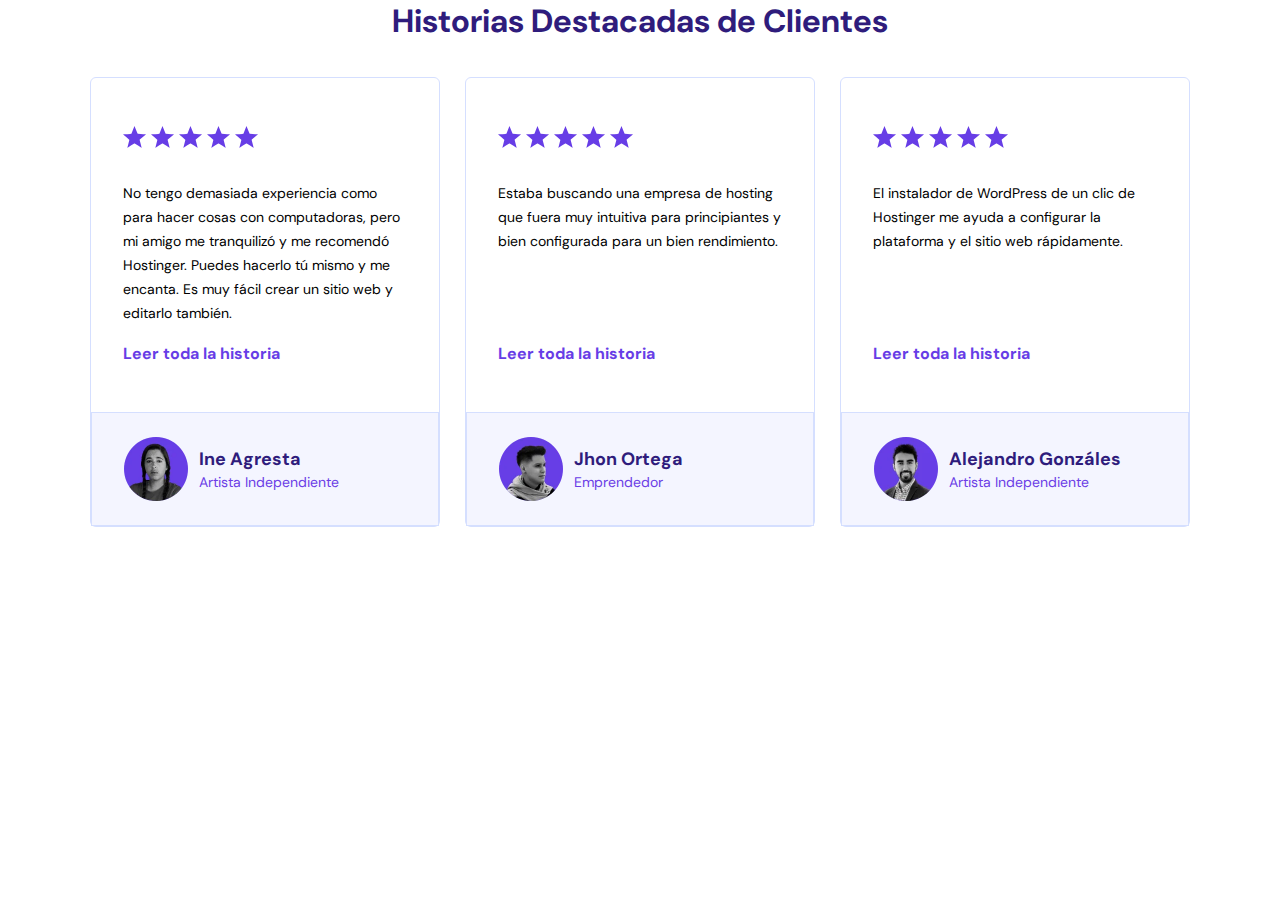
<file: clase-8/index.html>
<!DOCTYPE html>
<html lang="en">
<head>
    <meta charset="UTF-8">
    <meta name="viewport" content="width=device-width, initial-scale=1.0">
    <title>Tarea Clase-8</title>
    <link rel="stylesheet" href="./index.css">
</head>
<body>
    <h1>Historias Destacadas de Clientes</h1>
    <div class="cards">
        <!-- primer bloque -->
        <div class="review-card">
            <div class="historia">
                <div class="contenedor">
                    <div class="review-card-stars">
                        <img src="./assets/images/ic-star-primary.svg" alt="star1" width="24px" height="30">
                        <img src="./assets/images/ic-star-primary.svg" alt="star2" width="24px" height="30">
                        <img src="./assets/images/ic-star-primary.svg" alt="star3" width="24px" height="30">
                        <img src="./assets/images/ic-star-primary.svg" alt="star4" width="24px" height="30">
                        <img src="./assets/images/ic-star-primary.svg" alt="star5" width="24px" height="30">
                    </div>
                        <p>No tengo demasiada experiencia como para hacer cosas con computadoras, pero mi amigo me tranquilizó y me recomendó   Hostinger. Puedes hacerlo tú mismo y me encanta. Es muy fácil crear un sitio web y editarlo también.</p>
                </div>
                <a href="https://www.hostinger.es/blog/ine-agresta-lleva-su-negocio-a-internet-con-hostinger?_gl=1*lx7hg8*_gcl_au*MjI5NzU3MzQzLjE3MTU4MjExMDM.&_ga=2.142662204.883864050.1716061795-822109264.1711574329">Leer toda la historia</a>
            </div>
            <div class="review-card-bottom">
                <img src="./assets/images/ine-2x.png" alt="Ine" width="">
                <div class="info">
                    <h2>Ine Agresta</h2>
                    <span>Artista Independiente</span>
                </div>
            </div>  
        </div>

        <!-- segundo bloque -->
        <div class="review-card">
            <div class="historia">
                <div class="contenedor">
                    <div class="review-card-stars">
                        <img src="./assets/images/ic-star-primary.svg" alt="star1" width="24px" height="30">
                        <img src="./assets/images/ic-star-primary.svg" alt="star2" width="24px" height="30">
                        <img src="./assets/images/ic-star-primary.svg" alt="star3" width="24px" height="30">
                        <img src="./assets/images/ic-star-primary.svg" alt="star4" width="24px" height="30">
                        <img src="./assets/images/ic-star-primary.svg" alt="star5" width="24px" height="30">
                    </div>
                        <p>Estaba buscando una empresa de hosting que fuera muy intuitiva para principiantes y bien configurada para un bien rendimiento.</p>
                </div>
                <a href="https://www.hostinger.es/blog/como-jhon-hizo-crecer-su-negocio-de-minecraft-con-hostinger?_gl=1*7cjhmw*_gcl_au*MjI5NzU3MzQzLjE3MTU4MjExMDM.&_ga=2.197253670.883864050.1716061795-822109264.1711574329">Leer toda la historia</a>
            </div>
            <div class="review-card-bottom">
                <img src="./assets/images/jhon-2x.png" alt="Jhon" width="">
                <div class="info">
                    <h2>Jhon Ortega</h2>
                    <span>Emprendedor</span>
                </div>
            </div>  
        </div>
        <!-- tercer  bloque -->
        <div class="review-card">
            <div class="historia">
                <div>
                    <div class="review-card-stars">
                        <img src="./assets/images/ic-star-primary.svg" alt="star1" width="24px" height="30">
                        <img src="./assets/images/ic-star-primary.svg" alt="star2" width="24px" height="30">
                        <img src="./assets/images/ic-star-primary.svg" alt="star3" width="24px" height="30">
                        <img src="./assets/images/ic-star-primary.svg" alt="star4" width="24px" height="30">
                        <img src="./assets/images/ic-star-primary.svg" alt="star5" width="24px" height="30">
                    </div>
                    <p>El instalador de WordPress de un clic de Hostinger me ayuda a configurar la plataforma y el sitio web rápidamente.</p>
                </div>
                <a href="https://www.hostinger.es/blog/alejandro-redujo-sus-costes-con-hostinger?_gl=1*165s54a*_gcl_au*MjI5NzU3MzQzLjE3MTU4MjExMDM.&_ga=2.205583642.883864050.1716061795-822109264.1711574329">Leer toda la historia</a>
            </div>
            <div class="review-card-bottom">
                <img src="./assets/images/alejandro-2x.png" alt="Alejandro" width="">
                <div class="info">
                    <h2>Alejandro Gonzáles</h2>
                    <span>Artista Independiente</span>
                </div>
            </div>  
        </div>
    </div>
</body>

</html>
</file>
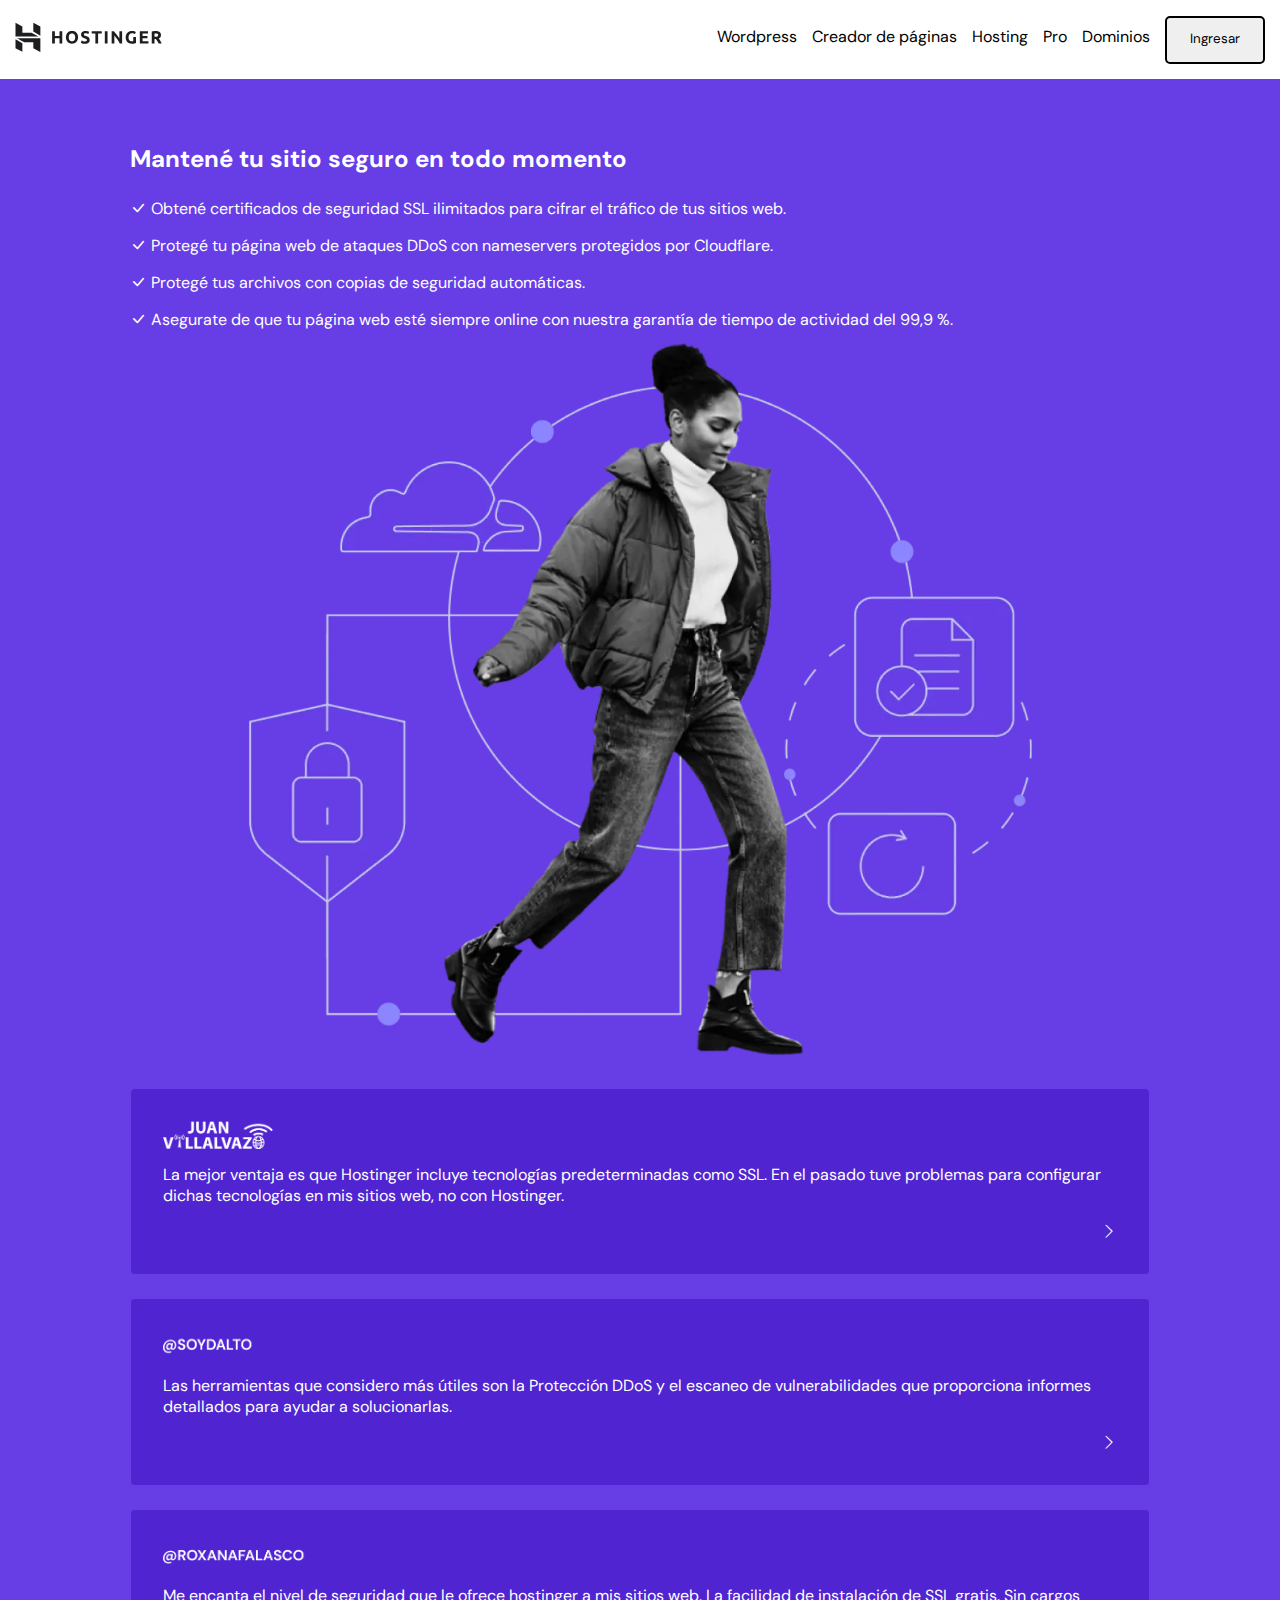
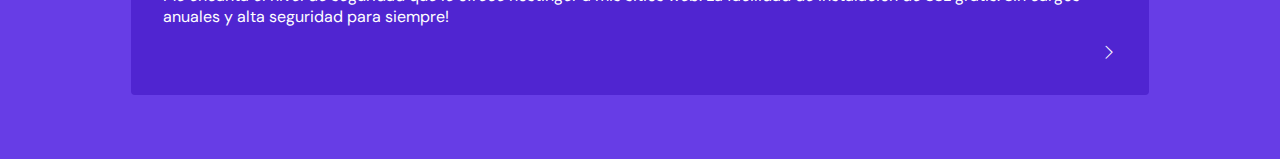
<file: clase-9/index.html>
<!DOCTYPE html>
<html lang="en">
<head>
    <meta charset="UTF-8">
    <meta name="viewport" content="width=device-width, initial-scale=1.0">
    <title>Tarea clase-9</title>
    <link rel="stylesheet" href="./styles/index.css">
</head>
<body>
    <header>
        <div class="image-logo">
            <a href=""><img src="./assets/images/hostinger-logo.svg" alt="LOGO"></a>
        </div>
        <nav>
            <ul>
                <li>
                    <a href="#">Wordpress</a>
                </li>
                <li>
                    <a href="#">Creador de páginas</a>
                </li>
                <li>
                    <a href="#">Hosting</a>
                </li>
                <li>
                    <a href="#">Pro</a>
                </li>
                <li>
                    <a href="#">Dominios</a>
                </li>
                <button class="button-ingresar">Ingresar</button>
            </ul>
        </nav>
        <button class="button-menu"><img src="./assets/images/hamburger.svg" alt=""></button>
    </header>

    <main>
        <section class="seccion primary">
            <section class="seccion-cabecera">
                <div class="seccion-contenedor">
                    <h2 class="subtitulo-secondary">Mantené tu sitio seguro en todo momento</h2>
                    <ul class="lista">
                        <li><i class="bi bi-check-lg"></i> Obtené certificados de seguridad SSL ilimitados para cifrar el tráfico de tus sitios web.</li>
                        <li><i class="bi bi-check-lg"></i> Protegé tu página web de ataques DDoS con nameservers protegidos por Cloudflare.</li>
                        <li><i class="bi bi-check-lg"></i> Protegé tus archivos con copias de seguridad automáticas.</li>
                        <li><i class="bi bi-check-lg"></i> Asegurate de que tu página web esté siempre online con nuestra garantía de tiempo de actividad del 99,9 %.</li>
                    </ul>
                </div>
                <div class="img-container">
                    <img src="./assets/images/chica hostinger.png" alt="Chica Hostinger">
                </div>
            </section>
            <section class="reseñas-contenedor">
                <!-- primera carta -->
                <div class="caja-reseña">
                    <img src="./assets/images/juan-villalvaz.png" alt="Juan">
                    <p>
                        La mejor ventaja es que Hostinger incluye tecnologías predeterminadas como SSL. En el pasado tuve problemas para configurar dichas tecnologías en mis sitios web, no con Hostinger.
                    </p>
                    <a href="">
                        <i class="bi bi-chevron-right"></i>
                    </a>
                </div>
                <!-- segunda carta -->
                <div class="caja-reseña">
                    <img src="./assets/images/soydalto.png" alt="Dalto">
                    <p>
                        Las herramientas que considero más útiles son la Protección DDoS y el escaneo de vulnerabilidades que proporciona informes detallados para ayudar a solucionarlas.
                    </p>
                    <a href="">
                        <i class="bi bi-chevron-right"></i>
                    </a>
                </div>
                <!-- tercera carta -->
                <div class="caja-reseña">
                    <img src="./assets/images/roxana-falasco.png" alt="Roxana">
                    <p>
                        Me encanta el nivel de seguridad que le ofrece hostinger a mis sitios web. La facilidad de instalación de SSL gratis. Sin cargos anuales y alta seguridad para siempre!
                    </p>
                    <a href="">
                        <i class="bi bi-chevron-right"></i>
                    </a>
                </div>
            </section>
        </section>
        
    </main>
    
</body>
</html>
</file>
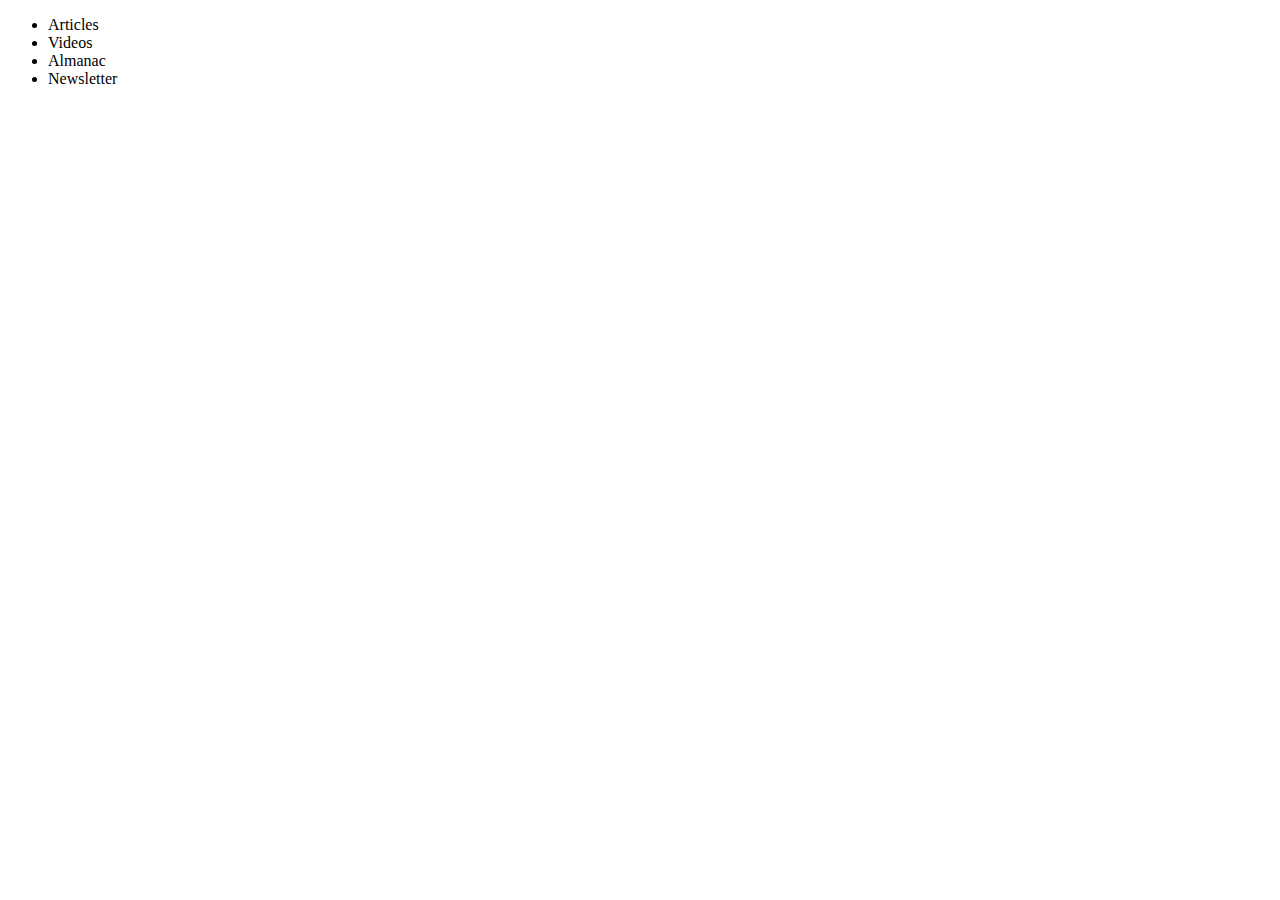
<file: clase-3/css-tricks/index.html>
<!DOCTYPE html>
<html lang="en">
<head>
    <meta charset="UTF-8">
    <meta name="viewport" content="width=device-width, initial-scale=1.0">
    <title>Css-tricks</title>
</head>
<body>
    <header>
        <nav>
            <ul>
                <li>Articles</li>
                <li>Videos</li>
                <li>Almanac</li>
                <li>Newsletter</li>
            </ul>
        </nav>
    </header>

</body>
</html>
</file>
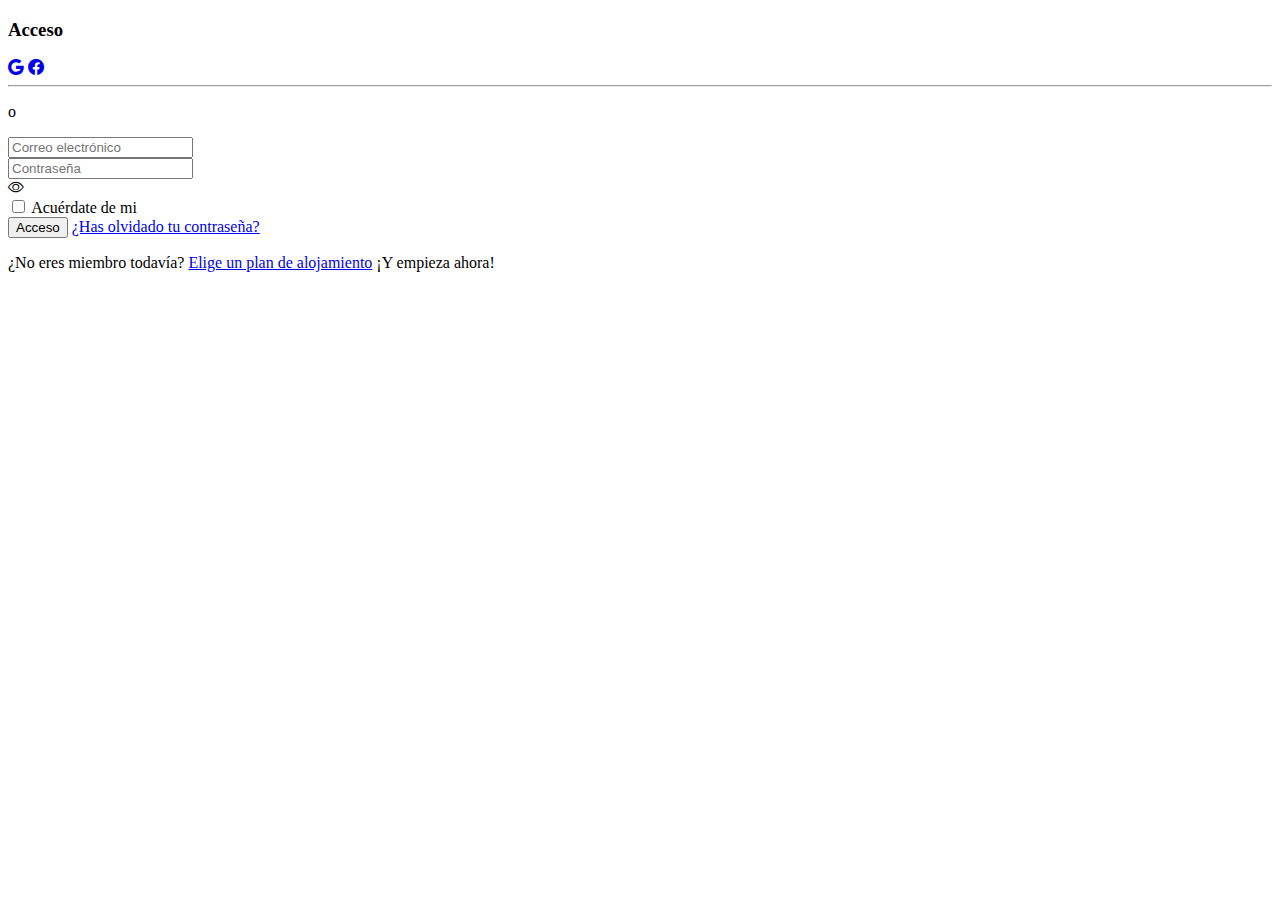
<file: clase-5/hostinger/index.html>
<!DOCTYPE html>
<html lang="en">
<head>
    <meta charset="UTF-8">
    <meta name="viewport" content="width=device-width, initial-scale=1.0">
    <title>Tarea Hostinger</title>
    <link rel="stylesheet" href="https://cdn.jsdelivr.net/npm/bootstrap-icons@1.11.3/font/bootstrap-icons.min.css">
</head>

<body>
    <main>
        <div class="container">
            <div>
                <h3>Acceso</h3>
                <span class="social-logins">
                    <div>
                        <a href="https://accounts.google.com/o/oauth2/auth/oauthchooseaccount?client_id=756576050989-6ltrbjaaqvhrelkc7pv4t9il4gt3jn1g.apps.googleusercontent.com&redirect_uri=https%3A%2F%2Fauth.hostinger.com%2Fapi%2Fexternal%2Fv1%2Foauth%2Fgoogle%2Fcallback%2Flogin%2F&scope=https%3A%2F%2Fwww.googleapis.com%2Fauth%2Fuserinfo.profile%20https%3A%2F%2Fwww.googleapis.com%2Fauth%2Fuserinfo.email&state=[base64]%3D%3D&response_type=code&service=lso&o2v=1&ddm=0&flowName=GeneralOAuthFlow">
                            <i class="bi bi-google"></i></a>
                        <a href="https://www.facebook.com/privacy/consent/gdp/?params%5Bapp_id%5D=109738217544779&params%5Bkid_directed_site%5D=false&params%5Blogger_id%5D=%2241eaa9c5-1d9c-4bf9-9e97-1b1cc8feed89%22&params%5Bnext%5D=%22read%22&params%5Bredirect_uri%5D=%22https%3A%5C%2F%5C%2Fauth.hostinger.com%5C%2Fapi%5C%2Fexternal%5C%2Fv1%5C%2Foauth%5C%2Ffacebook%5C%2Fcallback%5C%2Flogin%5C%2F%22&params%5Breturn_scopes%5D=false&params%5Bscope%5D=%5B%22email%22%5D&params%5Bstate%5D=%[base64]%3D%3D%22&params%5Bsteps%5D=%7B%22read%22%3A%5B%22email%22%2C%22baseline%22%2C%22public_profile%22%5D%7D&params%5Btp%5D=%22unspecified%22&params%5Bcui_gk%5D=%22%5BPASS%5D%3Alogin_platformization_read%22&params%5Bis_limited_login_shim%5D=false&source=gdp_delegated">
                            <i class="bi bi-facebook"></i></a>
                    </div>
                    <div>
                        <hr> 
                        <p>o</p>     
                    </div>
                </span>
                <form>
                    <div class="correo">
                        <input type="email" placeholder="Correo electrónico" required>
                    </div>
                    <div class="contraseña">
                        <input type="password" placeholder="Contraseña" required>
                        <div>
                            <i class="bi bi-eye"></i>
                        </div>
                    </div>
                    <div class="checkbox">
                        <label>
                            <input type="checkbox" required>
                            <span>
                                Acuérdate de mi
                            </span>
                        </label>
                    </div>
                    <input type="submit" value="Acceso">
                    <a href="#">¿Has olvidado tu contraseña?</a>
                </form>
                <p>¿No eres miembro todavía? <a href="#">Elige un plan de alojamiento</a> ¡Y empieza ahora!</p>
            </div>
    </main>
</body>
</html>
</file>
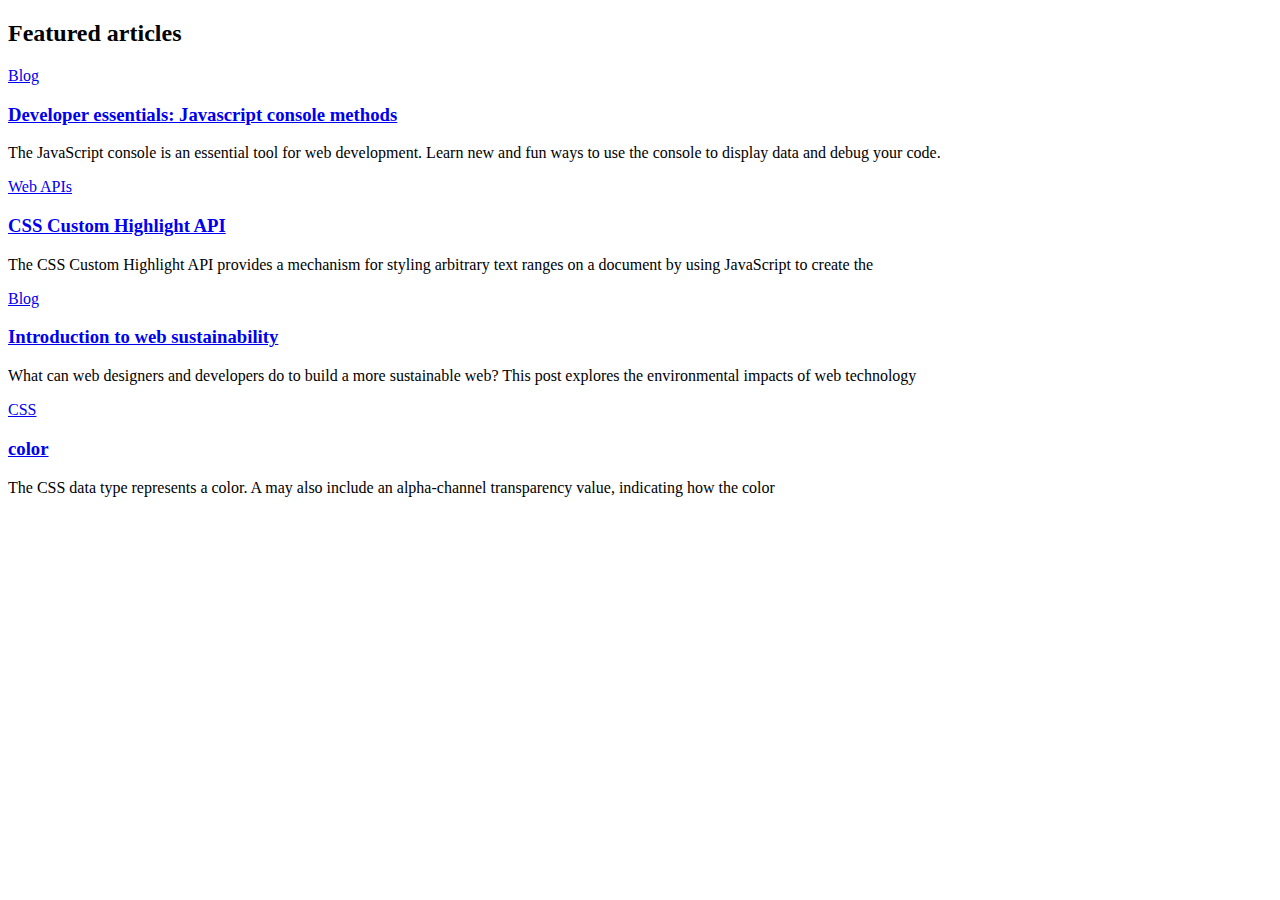
<file: clase-5/tarea/index.html>
<!DOCTYPE html>
<html lang="en">
<head>
    <meta charset="UTF-8">
    <meta name="viewport" content="width=device-width, initial-scale=1.0">
    <title>Tarea Clase-5</title>
</head>
<body>
    <div class="container">
        <h2>Featured articles</h2>
        <div class="boxes">
            <article>
                <a href="#">Blog</a>
                <h3>
                    <a href="#">Developer essentials: Javascript console methods</a>
                </h3>
                <p>The JavaScript console is an essential tool for web development. Learn new and fun ways to use the console to display data and debug your code.</p>
            </article>
            <article>
                <a href="#">Web APIs</a>
                <h3>
                    <a href="#">CSS Custom Highlight API</a>
                </h3>
                <p>The CSS Custom Highlight API provides a mechanism for styling arbitrary text ranges on a document by using JavaScript to create the</p>
            </article>
            <article>
                <a href="#">Blog</a>
                <h3>
                    <a href="#">Introduction to web sustainability</a>
                </h3>
                <p>What can web designers and developers do to build a more sustainable web? This post explores the environmental impacts of web technology</p>
            </article>
            <article>
                <a href="#">CSS</a>
                <h3>
                    <a href="#">color</a>
                </h3>
                <p>
                    The <color> CSS data type represents a color. A <color> may also include an alpha-channel transparency value, indicating how the color
                </p>
            </article>
        </div>
    </div>
    
</body>
</html>
</file>
<file: clase-8/index.css>
@import url(./font.css);
@import url(./variables.css);
@import url(./style.css);
@import url("https://cdn.jsdelivr.net/npm/bootstrap-icons@1.11.3/font/bootstrap-icons.min.css");
</file>
<file: clase-9/styles/index.css>
@import url(./normalize.css);
@import url(./variables.css);
@import url(./font.css);
@import url(./style.css);

/* header */



header .button-ingresar{
    display: none;
}

header nav{
    display: none;
}

header{
    display: flex;
    flex-direction: row;
    justify-content: space-between;
    align-items: center;
    background-color: rgb(255, 255, 255);
    padding: 0 15px;
    width: 100vw;
    height: 79px;
}

.image-logo img{
    cursor: pointer;
    width: 118px;
    height: 30px;
    
}



header .button-menu img{
    color: black;
    background-color: transparent;
    width: 24px;
    height: 24px;
    cursor: pointer;
}

header .button-menu {
    border: transparent;
    background-color: transparent;
}




/* lista */

.lista{
    display: flex;
    flex-direction: column;
    gap: 16px
    ;
}



.lista li{
    display: flex;
    gap: 5px;
}

/* img seccion cabecera */

.seccion .seccion-cabecera .img-container{
    width: 100%;
}

.seccion .seccion-cabecera .img-container img{
    width: 100%;
}

/* SECCIONES */

/* seccion secundaria */

.primary{
    padding: 64px 0px;
    display: flex;
    flex-direction: column;
    gap: 16px;
    align-items: center;
    background-color: var(--primary-color);
}

.primary .seccion-cabecera{
    padding: 0 15px;
    display: flex;
    flex-direction: column;
    width: 100%;
    max-width: 650px;
}

.seccion-cabecera .seccion-contenedor h2{
    margin: 0 0 24px;
}



/* reseñas */

.primary .reseñas-contenedor{
    display: flex;
    flex-direction: column;
    gap: 25px;
    padding: 0 16px;
    max-width: 650px;
    width: 100%;
}

.reseñas-contenedor .caja-reseña{
    display: flex;
    flex-direction: column;
    justify-content: space-between;
    border-radius: 4px;
    gap: 15px;
    padding: 32px;
    width: 100%;
    height: 289px;
    background-color: var(--secondary-color);
}

.reseñas-contenedor .caja-reseña a{
    display: flex;
    justify-content: end;
}

.caja-reseña img{
    width: 205px;
}




@media screen and (min-width: 650px){
    .primary .seccion-cabecera{
        max-width: 80%;
    }
    
    .primary .reseñas-contenedor{
        max-width: 80%;
        
    }

    .reseñas-contenedor .caja-reseña{
        height: 100%;
    }
}

@media screen and (min-width: 1050px){
    
    header .button-menu{
        display: none
    }


    header nav{
        display: flex;
    }

    header nav ul li{
        padding-top: 10px;
    }

    header .button-ingresar{
        display: flex;
        justify-content: center;
        color: #000000;
        width: 100px;
        height: 48px;
        border-radius: 5px;
        border: 2px solid black;
        padding: 12px 16px;
    }

    header nav ul li a{
        color: black;
    }

    .image-logo img{
        width: 148px;
        height: 30px;
        
    }

    header nav ul{
    display: flex;
    flex-direction: row;
    gap: 15px;
    }

    .image-logo{
        display: flex;
        justify-content: center;

    }

    .primary .seccion-cabecera{
        max-width: 1050px;
    }

    .primary .reseñas-contenedor{
        max-width: 1050px;
    }

}

@media screen and (min-width: 1600px){
    .primary .seccion-cabecera{
        flex-direction: row-reverse;
        justify-content: space-between;
        padding: 0 32px;
        width: 100vw;
        
    }

    .primary .reseñas-contenedor{
        display: flex;
        flex-direction: row;
        gap: 50px;
    }

    .reseñas-contenedor .caja-reseña{
        width: 30%;
        height: 265px;
        
    }

    .caja-reseña img{
        width: 180px;
    }

    .subtitulo-secondary{
        font-size: 1.9rem;
    }
}
</file>
